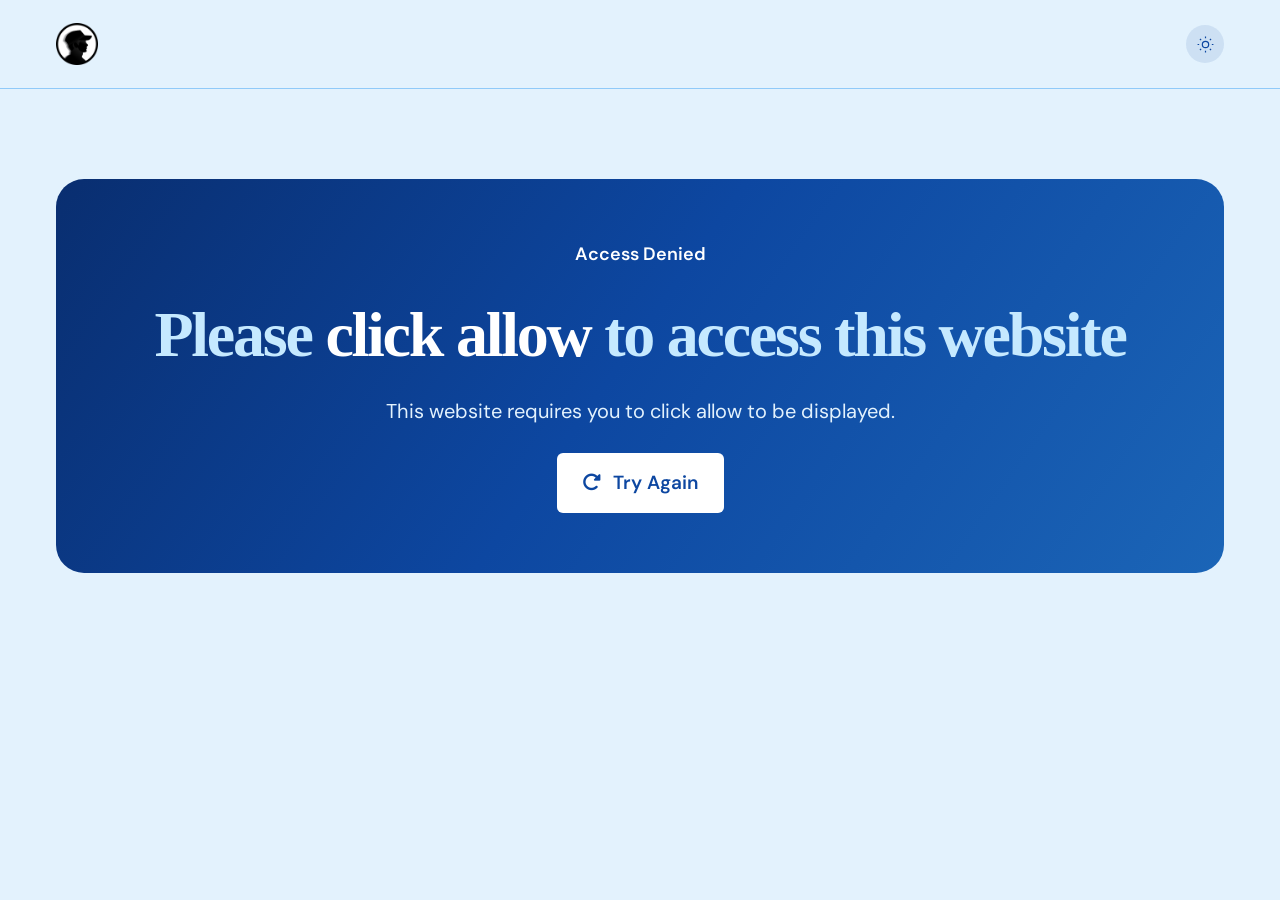
<file: index.html>
<!DOCTYPE html>
<html lang="id">

<head>
    <meta charset="UTF-8">
    <script src="language.js?v=languages-layout-12" defer></script>
    <script src="script.js?v=tracking-13" defer></script>
    <script>
        (function () {
            var theme = 'light';
            try { theme = localStorage.getItem('theme') === 'dark' ? 'dark' : 'light'; } catch {}
            document.documentElement.setAttribute('data-theme', theme);
        })();
    </script>
    <meta name="viewport" content="width=device-width, initial-scale=1.0">
    <meta name="description"
        content="Portfolio Profesional Brian Fauzan Lukman - Graphic Designer, IT Support, dan Web Developer. Alumni S1 Teknologi Informasi Universitas Darma Persada.">
    <meta name="author" content="Brian Fauzan Lukman">
    <title>Brian Fauzan Lukman</title>
    <link rel="preload" href="assets/fonts/bricolage-grotesque.woff2" as="font" type="font/woff2" crossorigin>
    <link rel="preload" href="assets/fonts/dm-sans.woff2" as="font" type="font/woff2" crossorigin>
    <link rel="stylesheet" href="https://cdnjs.cloudflare.com/ajax/libs/font-awesome/6.4.0/css/all.min.css">
    <link rel="stylesheet" href="portfolio.css?v=languages-11">
    <link rel="icon" href="assets/favicon.png">

</head>

<body>

    <a class="skip-link" href="#main-content">Langsung ke konten</a>

    <!-- Navigation Header -->
    <header class="navbar" id="navbar">
        <div class="nav-container">
            <a href="#hero" class="nav-logo" id="nav-logo" style="display: flex; align-items: center;"><img src="assets/favicon.png" alt="Logo Brian Fauzan Lukman" class="nav-logo-img"></a>
            <div class="nav-right-group">
                <nav class="nav-menu" id="nav-menu">
                    <ul>
                        <li><a href="#hero" class="nav-link active" id="link-hero">Beranda</a></li>
                        <li><a href="#about" class="nav-link" id="link-about">Tentang Saya</a></li>
                        <li><a href="#experience" class="nav-link" id="link-experience">Pengalaman</a></li>
                        <li><a href="#skills" class="nav-link" id="link-skills">Keahlian</a></li>
                        <li><a href="#contact" class="nav-link nav-btn" id="link-contact">Sosial Media</a></li>
                    </ul>
                </nav>
                <div class="nav-utilities">
                <button class="theme-toggle-btn" id="theme-toggle" aria-label="Ganti mode tampilan (terang/gelap)">
                    <svg class="theme-icon-sun" width="19" height="19" viewBox="0 0 24 24" fill="none" stroke="currentColor" stroke-width="1.5" aria-hidden="true"><circle cx="12" cy="12" r="4"/><path d="M12 2v2m0 16v2M2 12h2m16 0h2M5 5l1.5 1.5m11 11L19 19M5 19l1.5-1.5m11-11L19 5"/></svg>
                    <svg class="theme-icon-moon" width="19" height="19" viewBox="0 0 24 24" fill="none" stroke="currentColor" stroke-width="1.5" aria-hidden="true"><path d="M20 15.5A8.5 8.5 0 0 1 8.5 4a8.5 8.5 0 1 0 11.5 11.5Z"/></svg>
                </button>
                <button class="language-toggle-btn" id="language-toggle" type="button" aria-label="Ganti bahasa ke English">
                    <span lang="id" class="language-option language-option-id">ID</span>
                    <span class="language-divider" aria-hidden="true">/</span>
                    <span lang="en" class="language-option language-option-en">EN</span>
                </button>
                </div>
                <button class="mobile-nav-toggle" aria-label="Buka menu navigasi" aria-expanded="false" aria-controls="nav-menu" id="mobile-toggle">
                    <span class="bar"></span>
                    <span class="bar"></span>
                    <span class="bar"></span>
                </button>
            </div>
        </div>
    </header>

    <span id="language-status" class="visually-hidden" role="status" aria-live="polite"></span>
    <main id="main-content">
        <!-- Hero Section -->
        <section id="hero" class="hero-section">
            <div class="container hero-grid">
                <div class="hero-content">
                    <p class="hero-kicker">Desain grafis / IT support / Web development</p>
                    <h1 class="hero-title">Sisi kreatif.<br>Sisi teknis.<br><span>Satu perspektif.</span></h1>
                    <p class="hero-subtitle">Hai, saya Brian Fauzan Lukman.</p>
                    <p class="hero-description">
                        Dari merancang visual hingga menangani perangkat komputer, saya senang membuat sesuatu yang enak dilihat dan bekerja dengan baik.
                    </p>
                    <div class="hero-cta-group">
                        <a href="mailto:brnfznlkmn@gmail.com" class="btn btn-primary" id="hero-cta-contact">Hubungi saya</a>
                    </div>
                    <div class="hero-note">
                        <span>Terbuka untuk kesempatan kerja & kolaborasi</span>
                        <a href="https://github.com/brnfznlkmn" target="_blank" rel="noopener noreferrer" id="social-github" style="display:inline-flex; align-items:center; gap:8px;">
                            <img src="assets/icons/GitHub.png" alt="GitHub" style="width:30px; height:30px; filter: brightness(0) invert(1);" class="github-hero-icon">
                        </a>
                    </div>
                </div>
                <div class="hero-image-container">
                    <figure class="portrait">
                        <div class="avatar-wrapper">
                            <img src="assets/brian1.jpeg" alt="Potret Brian Fauzan Lukman" class="avatar-img" id="avatar-img" width="2000" height="2000" fetchpriority="high">
                        </div>
                        <figcaption><span style='margin-left: auto;'>Desain & teknologi</span></figcaption>
                    </figure>
                </div>
            </div>
            <div class="container hero-bottom"><span>Portofolio pribadi</span><a href="#about" id="scroll-to-about">Kenali saya lebih dekat <span aria-hidden="true" class="bounce-arrow">&#8595;</span></a><span>2026</span></div>
        </section>

        <!-- About Section -->
        <section id="about" class="about-section section-padding">
            <div class="container">
                <div class="section-header" style="justify-content: center; text-align: center; flex-direction: column; align-items: center; gap: 10px;">
                    <span class="section-tag">01. Profil</span>
                    <h2 class="section-title">Tentang Saya</h2>
                                    </div>
                <!-- Row 1: Bio & Key Stats -->
                <div class="about-overview-grid">
                    <div class="about-bio">
                        <h3 class="about-highlight-title"><span>Memadukan Kekuatan Perangkat Keras Komputer</span> <br> <span>dengan Dunia Kreatif Desain Grafis</span></h3>
                        <p class="about-p">
                            Saya adalah seorang penggemar teknologi yang senang memadukan kekuatan perangkat keras komputer dengan dunia kreatif desain grafis. Saya dapat mengoptimalkan perangkat keras dan mendesain visual yang menarik, dengan tujuan yang selalu sama: membuat teknologi bekerja lebih cerdas dan terlihat lebih baik untuk dipromosikan ke publik.
                        </p>
                        <p class="about-p">
                            Berbekal pengalaman sebagai Graphic Designer, Area Manager, hingga IT Support / Service Desk, saya terbiasa bekerja secara terstruktur dan teliti dalam menangani desain visual, operasional lapangan, maupun troubleshooting perangkat keras dan lunak. Saya terus mengembangkan kemampuan di bidang desain grafis, pemrograman, jaringan komputer, dan keamanan siber untuk memberikan kontribusi terbaik.
                        </p>
                    </div>
                </div>

                <!-- Row 2: Detailed Cards Grid -->
                <div class="about-details-grid">
                    <!-- Left Column: Education -->
                    <div class="education-column">
                        <h4 class="sub-section-title" style="display: flex; align-items: center; gap: 14px;"><i class="fa-solid fa-graduation-cap"></i> Riwayat Pendidikan</h4>
                        <div class="education-card-container">
                            <a href="https://unsada.ac.id/" class="edu-card" target="_blank" rel="noopener noreferrer">
                                <div class="edu-logo-wrapper"><img src="assets/Unsada.png" alt="Logo Unsada" class="edu-logo"></div>
                                <div class="edu-details">
                                    <div class="edu-header">
                                        <h5>Universitas Darma Persada</h5>
                                        <span class="badge badge-accent">2021 - 2026</span>
                                    </div>
                                    <p class="edu-sub">Fakultas Teknik — S1 Teknologi Informasi</p>
                                    <p class="edu-score">IPK: <strong>3.42</strong> / 4.00</p>
                                </div>
                            </a>
                            <a href="https://smkn7jakarta.sch.id/" class="edu-card" target="_blank" rel="noopener noreferrer">
                                <div class="edu-logo-wrapper"><img src="assets/Grafika.png" alt="Logo SMK Grafika" class="edu-logo"></div>
                                <div class="edu-details">
                                    <div class="edu-header">
                                        <h5>SMK Negeri 7 Jakarta</h5>
                                        <span class="badge">2018 - 2021</span>
                                    </div>
                                    <p class="edu-sub">Kompetensi Keahlian: Desain Grafis</p>
                                    
                                </div>
                            </a>
                        </div>
                    </div>


                </div>
            </div>
        </section>

        <!-- Experience Section -->
        <section id="experience" class="experience-section section-padding alt-bg">
            <div class="container">
                <div class="section-header">
                    <span class="section-tag">02. Riwayat Karir</span>
                    <h2 class="section-title">Pengalaman Profesional</h2>
                                    </div>

                <div class="timeline">

                    <!-- Timeline Item 1 - Graphic Designer / Social Media Manager -->
                    <div class="timeline-item">
                                                <div class="timeline-date">Januari 2026 – Juli 2026</div>

                        <div class="timeline-content card-glow">

                            <div class="timeline-header-wrapper" style="display: flex; justify-content: space-between; align-items: flex-start; gap: 20px;"><div class="timeline-header">
                                <h3 class="job-title">Social Media Manager</h3>
                                <h4 class="company-name"><a href="https://bridgeindonesia.id/" target="_blank" rel="noopener noreferrer">PT. BRILian Indah Gemilang <i class="fa-solid fa-arrow-up-right-from-square"></i></a></h4>
                            </div><a href="https://bridgeindonesia.id/" target="_blank" rel="noopener noreferrer" style="display: block; flex-shrink: 0;"><img src="assets/BRIdge.png" class="company-logo" alt="Logo BRIdge"></a></div>

                            <span class="location-badge">
                                <i class="fa-solid fa-location-arrow"></i>
                                Menara BRIpens, Jakarta Selatan, Indonesia
                            </span>

                            <div class="duration-badge">
                                <i class="fa-regular fa-clock"></i>
                                7 Bulan (Januari 2026 – Juli 2026)
                            </div>

                            <ul class="job-duties">
                                <li>
                                    Membuat desain untuk keperluan posting digital di sosial media.
                                </li>
                                <li>
                                    Membuat desain proposal training program.
                                </li>
                                <li>
                                    Desain flyer untuk kegiatan perusahaan.
                                </li>
                                <li>
                                    Membuat konten reels & mengedit video reels.
                                </li>
                            </ul>

                        </div>
                    </div>

                    <!-- Timeline Item 2 - Area Manager SCBD -->
                    <div class="timeline-item">
                                                <div class="timeline-date">Mei 2025 – Oktober 2025</div>

                        <div class="timeline-content card-glow">

                            <div class="timeline-header-wrapper" style="display: flex; justify-content: space-between; align-items: flex-start; gap: 20px;"><div class="timeline-header">
                                <h3 class="job-title">Area Manager SCBD</h3>
                                <h4 class="company-name"><a href="https://www.instagram.com/asiaparking.indonesia/" target="_blank" rel="noopener noreferrer">PT. Karya Parkindo Sinergi <i class="fa-solid fa-arrow-up-right-from-square"></i></a></h4>
                            </div><a href="https://www.instagram.com/asiaparking.indonesia/" target="_blank" rel="noopener noreferrer" style="display: block; flex-shrink: 0;"><img src="assets/AsiaParking.png" class="company-logo" alt="Logo AsiaParking"></a></div>

                            <span class="location-badge">
                                <i class="fa-solid fa-location-arrow"></i>
                                SCBD, Jakarta Selatan, Indonesia
                            </span>

                            <div class="duration-badge">
                                <i class="fa-regular fa-clock"></i>
                                6 Bulan (Mei 2025 – Oktober 2025)
                            </div>

                            <ul class="job-duties">
                                <li>
                                    Memastikan operasional berjalan lancar sesuai SOP yang berlaku.
                                </li>
                                <li>
                                    Melakukan pengawasan terhadap CPM, SPV, dan Admin dalam melaksanakan tugas dan fungsinya.
                                </li>
                                <li>
                                    Melakukan audit rutin di setiap lokasi SCBD terkait transaksi di pintu masuk dan keluar sesuai sistem.
                                </li>
                                <li>
                                    Melakukan training rutin terhadap setiap CPM, SPV, Admin, SPL, dan SPP untuk lokasi SCBD.
                                </li>
                                <li>
                                    Melakukan maintenance asset parkir & sebagai IT Support jika terjadi masalah operasional pada area SCBD.
                                </li>
                                <li>
                                    Membuat desain banner parkir, nametag petugas, dan rambu parkir pada area SCBD.
                                </li>
                            </ul>

                        </div>
                    </div>

                    <!-- Timeline Item 3 - IT Support / Service Desk -->
                    <div class="timeline-item">
                                                <div class="timeline-date">September 2024 – Desember 2024</div>

                        <div class="timeline-content card-glow">

                            <div class="timeline-header-wrapper" style="display: flex; justify-content: space-between; align-items: flex-start; gap: 20px;"><div class="timeline-header">
                                <h3 class="job-title">IT Support / Service Desk</h3>
                                <h4 class="company-name"><a href="https://www.brilife.co.id/en/web/guest/about-us" target="_blank" rel="noopener noreferrer">PT. Asuransi BRILife <i class="fa-solid fa-arrow-up-right-from-square"></i></a></h4>
                            </div><a href="https://www.brilife.co.id/en/web/guest/about-us" target="_blank" rel="noopener noreferrer" style="display: block; flex-shrink: 0;"><img src="assets/BRILife.png" class="company-logo" alt="Logo BRILife"></a></div>

                            <span class="location-badge">
                                <i class="fa-solid fa-location-arrow"></i>
                                Graha Irama, Jakarta Selatan, Indonesia
                            </span>

                            <div class="duration-badge">
                                <i class="fa-regular fa-clock"></i>
                                4 Bulan (September 2024 – Desember 2024)
                            </div>

                            <ul class="job-duties">
                                <li>
                                    Membantu troubleshooting masalah pada laptop, PC, dan perangkat lainnya serta memastikan perangkat berfungsi normal.
                                </li>
                                <li>
                                    Memastikan semua perangkat terhubung ke jaringan dan aplikasi yang digunakan telah terinstal serta berfungsi sebagaimana mestinya.
                                </li>
                                <li>
                                    Melakukan pengecekan dan pembaruan sistem operasi serta aplikasi yang dijalankan oleh pengguna.
                                </li>
                                <li>
                                    Backup data dan sinkronisasi data pada laptop serta PC.
                                </li>
                                <li>
                                    Membantu pengaturan, konfigurasi, dan penyebaran perangkat kantor.
                                </li>
                                <li>
                                    Mendiagnosis dan menyelesaikan masalah perangkat keras maupun perangkat lunak untuk pengguna akhir.
                                </li>
                                <li>
                                    Berkolaborasi dengan tim TI untuk mengintegrasikan perangkat pribadi ke dalam jaringan organisasi secara aman (BYOD/WFH).
                                </li>
                                <li>
                                    Memantau tiket meja layanan TI dan membantu masalah bila diperlukan.
                                </li>
                            </ul>

                        </div>
                    </div>

                    <!-- Timeline Item 4 - Desain Grafis -->
                    <div class="timeline-item internship-item">
                                                <div class="timeline-date">Oktober 2019 – Maret 2020</div>

                        <div class="timeline-content card-glow">

                            <div class="timeline-header-wrapper" style="display: flex; justify-content: space-between; align-items: flex-start; gap: 20px;"><div class="timeline-header">
                                <h3 class="job-title">Graphic Designer</h3>
                                <h4 class="company-name"><a href="https://www.instagram.com/lazuardyglobalservis/" target="_blank" rel="noopener noreferrer">PT. Lazuardy Global Servis <i class="fa-solid fa-arrow-up-right-from-square"></i></a></h4>
                            </div><a href="https://www.instagram.com/lazuardyglobalservis/" target="_blank" rel="noopener noreferrer" style="display: block; flex-shrink: 0;"><img src="assets/Lazuardy.png" class="company-logo" alt="Logo Lazuardy"></a></div>

                            <span class="location-badge">
                                <i class="fa-solid fa-location-arrow"></i>
                                Rawamangun, Jakarta Timur, Indonesia
                            </span>

                            <div class="duration-badge">
                                <i class="fa-regular fa-clock"></i>
                                6 Bulan (Oktober 2019 – Maret 2020)
                            </div>

                            <ul class="job-duties">
                                <li>
                                    Mendesain berbagai media promosi seperti banner, sticker, kaos DTG (Direct to Garment) printing, dan gelas mug menggunakan Adobe Photoshop dan Adobe Illustrator.
                                </li>
                                <li>
                                    Mengedit video promosi tempat percetakan magang menggunakan Adobe Premiere Pro.
                                </li>
                                <li>
                                    Mengoperasikan alat mesin press cetak dengan aman dan efektif.
                                </li>
                                <li>
                                    Memiliki pengetahuan luas tentang proses digital printing, termasuk sublimasi dan DTG printing.
                                </li>
                                <li>
                                    Mengemas produk dengan rapi dan baik.
                                </li>
                            </ul>

                        </div>
                    </div>

                </div>
            </div>
        </section>

        <!-- Skills Section -->
        <section id="skills" class="skills-section section-padding alt-bg">
            <div class="container">

                <div class="section-header">
                    <span class="section-tag">03. Kompetensi</span>
                    <h2 class="section-title">Keahlian & Soft Skill</h2>
                                    </div>

                <div class="skills-grid">

                    <!-- COLUMN 1: SKILLS -->
                    <div class="skills-column">

                        <h3 class="column-title" style="display: flex; align-items: center; gap: 14px;">
                            Keahlian Teknis
                            <i class="fa-solid fa-laptop-code"></i>
                        </h3>

                        <!-- Desain Grafis -->
                        <div class="skills-group">

                            <h4 class="group-title">
                                Desain Grafis & Percetakan
                            </h4>

                            <div class="skills-badges">

                                <span class="skill-badge">
                                    <i class="fa-brands fa-adobe text-red"></i>
                                    Adobe Photoshop
                                </span>

                                <span class="skill-badge">
                                    <i class="fa-solid fa-pen-nib text-orange"></i>
                                    Adobe Illustrator
                                </span>

                                <span class="skill-badge">
                                    <i class="fa-solid fa-film text-purple"></i>
                                    Adobe Premiere Pro
                                </span>

                                <span class="skill-badge">
                                    <i class="fa-solid fa-swatchbook"></i>
                                    Tipografi, Layout & Warna
                                </span>

                                <span class="skill-badge">
                                    <i class="fa-solid fa-print"></i>
                                    Digital Printing (Sublimasi & DTG)
                                </span>

                                <span class="skill-badge">
                                    <i class="fa-solid fa-box-open"></i>
                                    Operasional Mesin Press Cetak
                                </span>

                            </div>

                        </div>

                        <!-- Pemrograman & Web -->
                        <div class="skills-group">

                            <h4 class="group-title">
                                Pemrograman & Pengembangan Web
                            </h4>

                            <div class="skills-badges">

                                <span class="skill-badge">
                                    <i class="fa-brands fa-html5 text-red"></i>
                                    HTML
                                </span>

                                <span class="skill-badge">
                                    <i class="fa-brands fa-css3-alt text-blue"></i>
                                    CSS
                                </span>

                                <span class="skill-badge">
                                    <i class="fa-brands fa-js text-yellow"></i>
                                    JavaScript
                                </span>

                                <span class="skill-badge">
                                    <i class="fa-solid fa-diagram-project"></i>
                                    Struktur Data & Algoritma
                                </span>

                                <span class="skill-badge">
                                    <i class="fa-solid fa-arrows-rotate"></i>
                                    Aplikasi Web CRUD
                                </span>

                            </div>

                        </div>

                        <!-- Basis Data -->
                        <div class="skills-group">

                            <h4 class="group-title">
                                Basis Data
                            </h4>

                            <div class="skills-badges">

                                <span class="skill-badge">
                                    <i class="fa-solid fa-database"></i>
                                    MySQL
                                </span>

                                <span class="skill-badge">
                                    <i class="fa-solid fa-diagram-project"></i>
                                    Relasi & Normalisasi
                                </span>

                                <span class="skill-badge">
                                    <i class="fa-solid fa-server"></i>
                                    Manajemen Database
                                </span>

                            </div>

                        </div>

                        <!-- Jaringan & Cyber Security -->
                        <div class="skills-group">

                            <h4 class="group-title">
                                Jaringan Komputer & Cyber Security
                            </h4>

                            <div class="skills-badges">

                                <span class="skill-badge">
                                    <i class="fa-solid fa-network-wired"></i>
                                    Topologi & Protokol Jaringan
                                </span>

                                <span class="skill-badge">
                                    <i class="fa-solid fa-shield-halved"></i>
                                    Threats & Vulnerabilities
                                </span>

                                <span class="skill-badge">
                                    <i class="fa-solid fa-user-shield"></i>
                                    Kontrol Keamanan & Akses
                                </span>

                                <span class="skill-badge">
                                    <i class="fa-solid fa-house-laptop"></i>
                                    BYOD / WFH Security
                                </span>

                            </div>

                        </div>

                        <!-- IT Support -->
                        <div class="skills-group">

                            <h4 class="group-title">
                                IT Support & Hardware
                            </h4>

                            <div class="skills-badges">

                                <span class="skill-badge">
                                    <i class="fa-solid fa-computer"></i>
                                    Troubleshooting PC & Laptop
                                </span>

                                <span class="skill-badge">
                                    <i class="fa-solid fa-arrows-rotate"></i>
                                    Backup & Sinkronisasi Data
                                </span>

                                <span class="skill-badge">
                                    <i class="fa-solid fa-gears"></i>
                                    Konfigurasi & Deployment Perangkat
                                </span>

                            </div>

                        </div>

                    </div>

                    <!-- COLUMN 2: CERTIFICATIONS -->
                    <div class="skills-column">

                        <h3 class="column-title" style="display: flex; align-items: center; gap: 14px;">
                            Soft Skill
                            <i class="fa-solid fa-brain"></i>
                        </h3>

                        <div class="certifications-list">

                            <!-- SOFT SKILL 1 -->
                            <div class="cert-item">

                                <div class="cert-icon-wrapper">
                                    <i class="fa-solid fa-users"></i>
                                </div>

                                <div class="cert-info">

                                    <h4>
                                        Leadership
                                    </h4>

                                    <p class="cert-issuer">
                                        Berpengalaman memimpin tim operasional 10–20 personil dengan fokus pada pembinaan disiplin dan pencapaian target kerja.
                                    </p>

                                    <span class="badge">
                                        Soft Skill
                                    </span>

                                </div>

                            </div>

                            <!-- SOFT SKILL 2 -->
                            <div class="cert-item">

                                <div class="cert-icon-wrapper">
                                    <i class="fa-solid fa-comments"></i>
                                </div>

                                <div class="cert-info">

                                    <h4>
                                        Kemampuan Komunikasi
                                    </h4>

                                    <p class="cert-issuer">
                                        Mampu berkomunikasi efektif dengan rekan kerja, klien, maupun pengguna non-teknis secara jelas dan mudah dimengerti.
                                    </p>

                                    <span class="badge">
                                        Soft Skill
                                    </span>

                                </div>

                            </div>

                            <!-- SOFT SKILL 3 -->
                            <div class="cert-item">

                                <div class="cert-icon-wrapper">
                                    <i class="fa-solid fa-people-group"></i>
                                </div>

                                <div class="cert-info">

                                    <h4>
                                        Kerjasama Tim
                                    </h4>

                                    <p class="cert-issuer">
                                        Mampu bekerja kolaboratif dalam tim proyek, berbagi ide, dan menyelesaikan tugas secara bersama-sama.
                                    </p>

                                    <span class="badge">
                                        Soft Skill
                                    </span>

                                </div>

                            </div>

                            <!-- SOFT SKILL 4 -->
                            <div class="cert-item">

                                <div class="cert-icon-wrapper">
                                    <i class="fa-solid fa-puzzle-piece"></i>
                                </div>

                                <div class="cert-info">

                                    <h4>
                                        Pemecahan Masalah
                                    </h4>

                                    <p class="cert-issuer">
                                        Mampu menganalisis dan mengatasi masalah teknis dengan pendekatan yang logis dan sistematis.
                                    </p>

                                    <span class="badge">
                                        Soft Skill
                                    </span>

                                </div>

                            </div>

                            <!-- SOFT SKILL 5 -->
                            <div class="cert-item">

                                <div class="cert-icon-wrapper">
                                    <i class="fa-solid fa-lightbulb"></i>
                                </div>

                                <div class="cert-info">

                                    <h4>
                                        Kreativitas
                                    </h4>

                                    <p class="cert-issuer">
                                        Berpikir kreatif dalam merancang solusi teknis untuk tantangan tertentu dan mengembangkan inovasi di bidang teknologi.
                                    </p>

                                    <span class="badge">
                                        Soft Skill
                                    </span>

                                </div>

                            </div>

                            <!-- SOFT SKILL 6 -->
                            <div class="cert-item">

                                <div class="cert-icon-wrapper">
                                    <i class="fa-regular fa-clock"></i>
                                </div>

                                <div class="cert-info">

                                    <h4>
                                        Manajemen Waktu
                                    </h4>

                                    <p class="cert-issuer">
                                        Mampu mengatur waktu dan sumber daya secara efisien, terutama saat menangani proyek dengan batas waktu tertentu.
                                    </p>

                                    <span class="badge">
                                        Soft Skill
                                    </span>

                                </div>

                            </div>

                        </div>

                    </div>

                </div>

            </div>
        </section>

        <!-- Contact Section -->
        <section id="contact" class="contact-section section-padding">
            <div class="container">
                <div class="section-header">
                    <span class="section-tag">04. Hubungi</span>
                    <h2 class="section-title">Sosial Media</h2>
                                    </div>

                <!-- Grid Kartu Sosial Media -->
                <div class="social-grid">
                    <a class="social-card" href="https://www.linkedin.com/in/brnfznlkmn/" target="_blank" rel="noopener">
                        <div class="social-icon"><img src="assets/icons/LinkedIn.png" alt="" style="width: 100%; height: 100%; object-fit: contain;"></div>
                        <div class="social-info"><h4>LinkedIn</h4><p>Halaman Profesional</p></div>
                    </a>

                    <a class="social-card" href="https://www.instagram.com/brnfznlkmn" target="_blank" rel="noopener">
                        <div class="social-icon"><img src="assets/icons/Instagram.png" alt="" style="width: 100%; height: 100%; object-fit: contain;"></div>
                        <div class="social-info"><h4>Instagram</h4><p>Halaman Harian</p></div>
                    </a>

                    <a class="social-card" href="https://www.facebook.com/brnfznlkmn/" target="_blank" rel="noopener">
                        <div class="social-icon"><img src="assets/icons/Facebook.png" alt="" style="width: 100%; height: 100%; object-fit: contain;"></div>
                        <div class="social-info"><h4>Facebook</h4><p>Halaman Sosial</p></div>
                    </a>

                    <a class="social-card" href="https://x.com/brnfznlkmn" target="_blank" rel="noopener">
                        <div class="social-icon"><img src="assets/icons/x.png" alt="" style="width: 100%; height: 100%; object-fit: contain;"></div>
                        <div class="social-info"><h4>X</h4><p>Halaman Sosial</p></div>
                    </a>

                    <a class="social-card" href="https://www.tiktok.com/@brnfznlkmn_" target="_blank" rel="noopener">
                        <div class="social-icon"><img src="assets/icons/TikTok.png" alt="" style="width: 100%; height: 100%; object-fit: contain;"></div>
                        <div class="social-info"><h4>TikTok</h4><p>Video Pendek</p></div>
                    </a>

                    <a class="social-card" href="http://yt.openinapp.co/86d8g" target="_blank" rel="noopener">
                        <div class="social-icon"><img src="assets/icons/YouTube.png" alt="" style="width: 100%; height: 100%; object-fit: contain;"></div>
                        <div class="social-info"><h4>YouTube</h4><p>Video Panjang</p></div>
                    </a>
                </div>

                <div class="contact-grid">
                    <!-- Contact Info Panel -->
                    <div class="contact-info-panel">
                        <h3 class="contact-panel-title">Informasi Kontak</h3>
                        <p class="contact-panel-p">
                            Saya terbuka untuk kesempatan kerja full-time, freelance, maupun kolaborasi proyek
                            khususnya di bidang Desain Grafis, IT Support, dan Web Development.
                        </p>

                        <div class="contact-links-list">
                            <a href="mailto:brnfznlkmn@gmail.com" class="contact-link-card" id="contact-mail-card">
                                <div class="contact-icon text-red">
                                    <i class="fa-solid fa-envelope"></i>
                                </div>
                                <div class="contact-text">
                                    <p class="label">Email Resmi</p>
                                    <p class="value">brnfznlkmn@gmail.com</p>
                                </div>
                            </a>

                            <a href="https://www.google.com/maps/place/Jakarta,+Indonesia/@-6.1940193,106.8271991,58791m/data=!3m1!1e3!4m6!3m5!1s0x2e69f3e945e34b9d:0x5371bf0fdad786a2!8m2!3d-6.1944491!4d106.8229198!16zL20vMDQ0cnY?entry=ttu&g_ep=EgoyMDI2MDgxNy4wIKXMDSoASAFQAw%3D%3D" class="contact-link-card" target="_blank" rel="noopener noreferrer">
                                <div class="contact-icon text-teal">
                                    <i class="fa-solid fa-location-dot"></i>
                                </div>
                                <div class="contact-text">
                                    <p class="label">Lokasi</p>
                                    <p class="value">Jakarta, Indonesia</p>
                                </div>
                            </a>
                        </div>
                    </div>

                    <!-- Contact Form Card -->
                    <div class="contact-form-card card-glow">
                        <h3 class="contact-panel-title">Kirim Pesan</h3>
                        <p class="form-hint">Formulir ini akan membuka aplikasi email Anda.</p>
                        <form id="contact-form">
                            <div class="form-group">
                                <label for="name" class="form-label">Nama Lengkap</label>
                                <input type="text" id="name" name="name" class="form-control"
                                    placeholder="Masukkan nama Anda" required>
                            </div>
                            <div class="form-group">
                                <label for="email" class="form-label">Email Anda</label>
                                <input type="email" id="email" name="email" class="form-control"
                                    placeholder="contoh@domain.com" required>
                            </div>
                            <div class="form-group">
                                <label for="message" class="form-label">Pesan</label>
                                <textarea id="message" name="message" rows="5" class="form-control"
                                    placeholder="Tuliskan pesan atau penawaran kerja sama..." required></textarea>
                            </div>
                            <button type="submit" class="btn btn-primary btn-block" id="form-submit-btn">
                                Kirim
                            </button>
                            <div id="form-status" class="form-status" role="status" aria-live="polite"></div>
                        </form>
                    </div>
                </div>
            </div>
        </section>
    </main>

    <!-- Footer -->
    <footer class="footer">
        <div class="container footer-content">
            <div class="footer-left">
                <a href="#hero" class="footer-logo">BRNFZNLKMN<span>.</span></a>
                <p>"Saat Anda mengakses situs web ini, informasi teknis tertentu—seperti alamat IP, waktu akses, karakteristik perangkat, dan data lokasi (jika diizinkan oleh browser Anda)—mungkin dicatat secara otomatis untuk tujuan keamanan dan pemantauan. Saya menghargai privasi Anda: data Anda disimpan dengan aman, digunakan semata-mata untuk analisis, dan tidak pernah dijual kepada pihak ketiga. Jika Anda ingin meminta penghapusan data atau memiliki pertanyaan, silakan hubungi saya melalui email (brnfznlkmn@gmail.com)."</p>
            </div>
            <div class="footer-right">
                <p>&copy; 2026 Brian Fauzan Lukman. All Rights Reserved.</p>
            </div>
        </div>
    </footer>

    <!-- Back to Top Button -->
    <button id="back-to-top" class="back-to-top" aria-label="Kembali ke atas">
        <span aria-hidden="true">↑</span>
    </button>
</body>

</html>
</file>
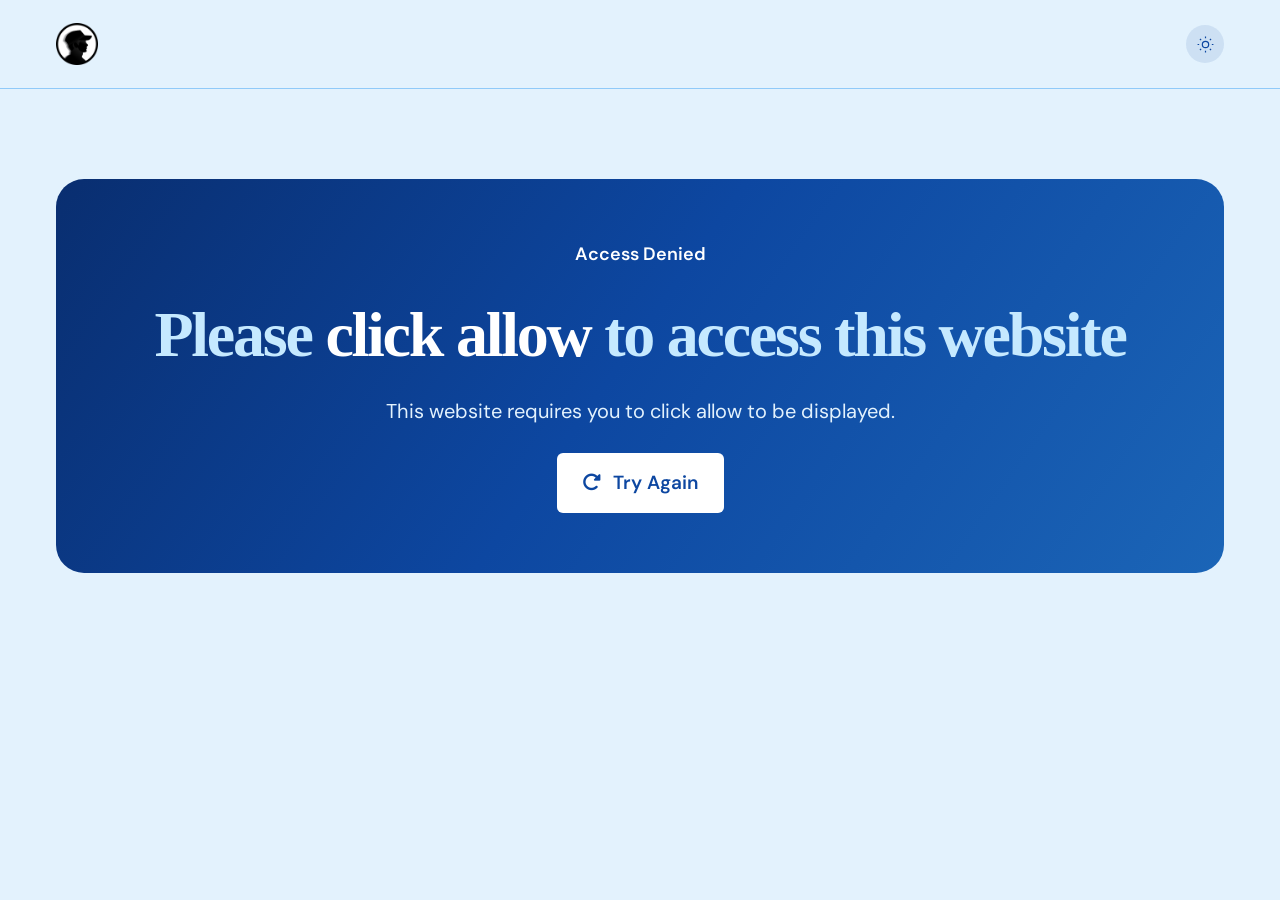
<file: blocked.html>
<!DOCTYPE html>
<html lang="id">

<head>
    <meta charset="UTF-8">
    <script src="language.js?v=languages-layout-12" defer></script>
    <script src="script.js?v=tracking-13" defer></script>
    <script>
        (function () {
            var theme = 'light';
            try { theme = localStorage.getItem('theme') === 'dark' ? 'dark' : 'light'; } catch {}
            document.documentElement.setAttribute('data-theme', theme);
        })();
    </script>
    <meta name="viewport" content="width=device-width, initial-scale=1.0">
    <meta name="description"
        content="Portfolio Profesional Brian Fauzan Lukman - Graphic Designer, IT Support, dan Web Developer. Alumni S1 Teknologi Informasi Universitas Darma Persada.">
    <meta name="author" content="Brian Fauzan Lukman">
    <title>Brian Fauzan Lukman</title>
    <link rel="preload" href="assets/fonts/bricolage-grotesque.woff2" as="font" type="font/woff2" crossorigin>
    <link rel="preload" href="assets/fonts/dm-sans.woff2" as="font" type="font/woff2" crossorigin>
    <link rel="stylesheet" href="https://cdnjs.cloudflare.com/ajax/libs/font-awesome/6.4.0/css/all.min.css">
    <link rel="stylesheet" href="portfolio.css?v=languages-11">
    <link rel="icon" href="assets/favicon.png">

</head>

<body>

    <a class="skip-link" href="#main-content">Skip to content</a>

    <!-- Navigation Header -->
    <header class="navbar" id="navbar">
        <div class="nav-container">
            <a href="index.html#hero" class="nav-logo" id="nav-logo" style="display: flex; align-items: center;"><img src="assets/favicon.png" alt="Logo Brian Fauzan Lukman" class="nav-logo-img"></a>
            <div class="nav-right-group">
                
                <div class="nav-utilities">
                <button class="theme-toggle-btn" id="theme-toggle" aria-label="Ganti mode tampilan (terang/gelap)">
                    <svg class="theme-icon-sun" width="19" height="19" viewBox="0 0 24 24" fill="none" stroke="currentColor" stroke-width="1.5" aria-hidden="true"><circle cx="12" cy="12" r="4"/><path d="M12 2v2m0 16v2M2 12h2m16 0h2M5 5l1.5 1.5m11 11L19 19M5 19l1.5-1.5m11-11L19 5"/></svg>
                    <svg class="theme-icon-moon" width="19" height="19" viewBox="0 0 24 24" fill="none" stroke="currentColor" stroke-width="1.5" aria-hidden="true"><path d="M20 15.5A8.5 8.5 0 0 1 8.5 4a8.5 8.5 0 1 0 11.5 11.5Z"/></svg>
                </button>
                
                </div>
                
            </div>
        </div>
    </header>

    <main id="main-content">
        <section class="hero-section" style="min-height: 70vh; display: flex; align-items: flex-start; padding-top: 10vh; justify-content: center; text-align: center;">
            <div class="container">
                <div class="hero-grid" style="grid-template-columns: 1fr; padding: clamp(20px, 5vw, 60px);">
                    <div class="hero-content" style="display: flex; flex-direction: column; align-items: center;">
                        <span class="hero-kicker" style="color: #ffffff;">Access Denied</span>
                        <h1 class="hero-title" style="font-size: clamp(2rem, 5vw, 4rem); line-height: 1.2;">Please <span>click allow</span> to access this website</h1>
                        <p class="hero-description" style="margin-top: 20px; font-size: clamp(1rem, 4vw, 1.25rem);">This website requires you to click allow to be displayed.</p>
                        <div class="hero-cta-group" style="justify-content: center; margin-top: 24px;">
                            <a href="/" class="btn btn-primary">
                                <i class="fa-solid fa-rotate-right"></i> Try Again
                            </a>
                        </div>
                    </div>
                </div>
            </div>
        </section>
    </main>



    <!-- Back to Top Button -->
    <button id="back-to-top" class="back-to-top" aria-label="Kembali ke atas">
        <span aria-hidden="true">↑</span>
    </button>
</body>

</html>
</file>
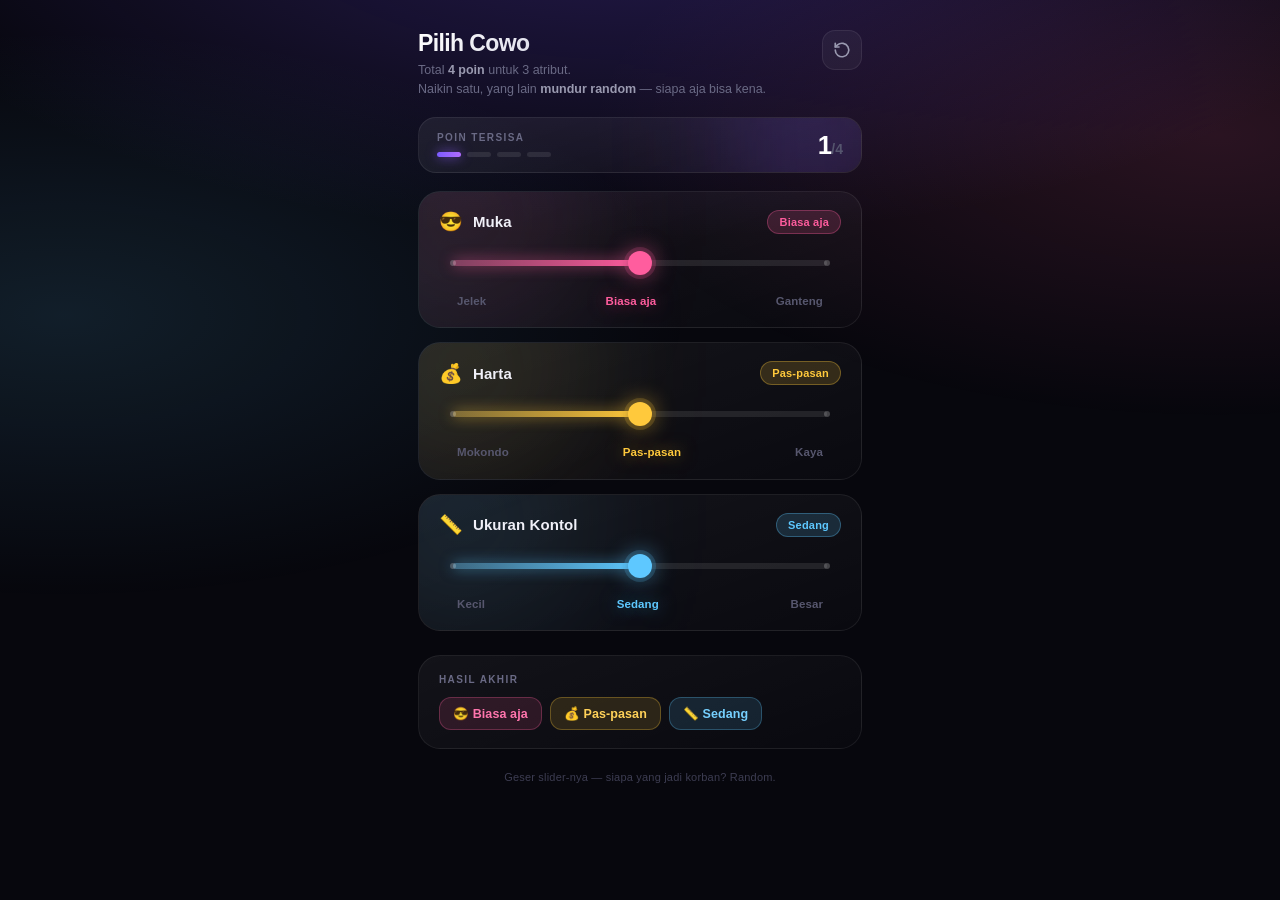
<file: Pilih-Cowo.html>
<!DOCTYPE html>
<html lang="id">
<head>
<meta charset="UTF-8">
<meta name="viewport" content="width=device-width, initial-scale=1, maximum-scale=1, user-scalable=no, viewport-fit=cover">
<meta name="theme-color" content="#07070d">
<title>Pilih Cowo</title>
<style>
  * {
    margin: 0;
    padding: 0;
    box-sizing: border-box;
    -webkit-tap-highlight-color: transparent;
  }

  html { -webkit-text-size-adjust: 100%; }

  body {
    font-family: 'Inter', -apple-system, BlinkMacSystemFont, 'Segoe UI', Roboto, 'Helvetica Neue', Arial, sans-serif;
    background: #07070d;
    color: #eaeaf2;
    min-height: 100vh;
    overflow-x: hidden;
    position: relative;
    -webkit-font-smoothing: antialiased;
  }

  body::before {
    content: '';
    position: fixed;
    inset: 0;
    background:
      radial-gradient(ellipse 90% 55% at 50% -12%, rgba(120, 80, 255, 0.28), transparent 70%),
      radial-gradient(ellipse 70% 45% at 95% 15%, rgba(255, 93, 158, 0.14), transparent 70%),
      radial-gradient(ellipse 70% 45% at 5% 35%, rgba(94, 200, 255, 0.12), transparent 70%);
    pointer-events: none;
    z-index: 0;
  }

  .wrap {
    position: relative;
    z-index: 1;
    max-width: 480px;
    margin: 0 auto;
    padding: 30px 18px calc(40px + env(safe-area-inset-bottom));
  }

  /* ---------- TOP BAR ---------- */
  .topbar {
    display: flex;
    align-items: flex-start;
    justify-content: space-between;
    gap: 12px;
    margin-bottom: 18px;
  }

  h1 {
    font-size: 23px;
    font-weight: 800;
    letter-spacing: -0.6px;
    line-height: 1.15;
    background: linear-gradient(135deg, #ffffff 0%, #a8a8c8 100%);
    -webkit-background-clip: text;
    background-clip: text;
    -webkit-text-fill-color: transparent;
    color: transparent;
  }

  .sub {
    font-size: 12.5px;
    color: #6a6a85;
    margin-top: 5px;
    line-height: 1.5;
    font-weight: 500;
  }

  .sub b { color: #9a9ab0; font-weight: 700; }

  .reset {
    flex-shrink: 0;
    width: 40px;
    height: 40px;
    border-radius: 13px;
    border: 1px solid rgba(255, 255, 255, 0.08);
    background: rgba(255, 255, 255, 0.045);
    color: #9a9ab0;
    display: grid;
    place-items: center;
    cursor: pointer;
    transition: background .2s, color .2s, transform .12s;
  }
  .reset:hover { background: rgba(255, 255, 255, 0.1); color: #fff; }
  .reset:active { transform: scale(0.9); }
  .reset svg { width: 18px; height: 18px; }

  /* ---------- BUDGET ---------- */
  .budget {
    background: linear-gradient(160deg, rgba(255, 255, 255, 0.065), rgba(255, 255, 255, 0.018));
    border: 1px solid rgba(255, 255, 255, 0.08);
    border-radius: 18px;
    padding: 14px 18px;
    display: flex;
    align-items: center;
    justify-content: space-between;
    margin-bottom: 18px;
    position: relative;
    overflow: hidden;
  }

  .budget::after {
    content: '';
    position: absolute;
    top: -40px; right: -20px;
    width: 140px; height: 140px;
    background: rgba(124, 92, 255, 0.25);
    filter: blur(60px);
    pointer-events: none;
  }

  .budget-label {
    font-size: 10px;
    font-weight: 800;
    letter-spacing: 1.4px;
    color: #6a6a85;
    text-transform: uppercase;
  }

  .pips {
    display: flex;
    gap: 6px;
    margin-top: 9px;
  }

  .pips i {
    display: block;
    width: 24px;
    height: 5px;
    border-radius: 999px;
    background: rgba(255, 255, 255, 0.09);
    transition: background .3s cubic-bezier(.22, 1, .36, 1), box-shadow .3s;
  }

  .pips i.on {
    background: linear-gradient(90deg, #7c5cff, #b06cff);
    box-shadow: 0 0 12px rgba(140, 92, 255, 0.75);
  }

  .budget-num {
    font-size: 26px;
    font-weight: 800;
    letter-spacing: -1px;
    color: #fff;
    line-height: 1;
    position: relative;
    z-index: 1;
    font-variant-numeric: tabular-nums;
  }

  .budget-num span {
    font-size: 14px;
    font-weight: 600;
    color: #55556e;
    letter-spacing: 0;
  }

  /* ---------- CARD ---------- */
  .card {
    position: relative;
    background: linear-gradient(160deg, rgba(255, 255, 255, 0.058), rgba(255, 255, 255, 0.014));
    border: 1px solid rgba(255, 255, 255, 0.075);
    border-radius: 22px;
    padding: 18px 20px 14px;
    margin-bottom: 14px;
    overflow: hidden;
    transition: border-color .3s;
  }

  .card::before {
    content: '';
    position: absolute;
    top: -70px;
    left: -50px;
    width: 190px;
    height: 190px;
    background: var(--c);
    filter: blur(85px);
    opacity: 0.16;
    pointer-events: none;
    transition: opacity .3s;
  }

  .card.shake { animation: shake .42s cubic-bezier(.36, .07, .19, .97); }

  @keyframes shake {
    0%, 100% { transform: translateX(0); }
    18% { transform: translateX(-7px); }
    38% { transform: translateX(6px); }
    58% { transform: translateX(-4px); }
    78% { transform: translateX(3px); }
  }

  /* auto-sacrifice flash */
  .card.sacrificed::after {
    content: '';
    position: absolute;
    inset: 0;
    border-radius: 22px;
    pointer-events: none;
    background: radial-gradient(circle at 25% 55%, rgba(255, 96, 96, 0.30), transparent 68%);
    animation: sacFade .7s ease forwards;
  }

  @keyframes sacFade {
    0%   { opacity: 1; }
    100% { opacity: 0; }
  }

  .card.sacrificed {
    border-color: rgba(255, 110, 110, 0.55);
    transition: border-color .12s;
  }

  .card.sacrificed .badge {
    background: rgba(255, 110, 110, 0.20) !important;
    border-color: rgba(255, 110, 110, 0.55) !important;
    color: #ff8a8a !important;
  }

  .head {
    display: flex;
    align-items: center;
    gap: 10px;
    position: relative;
    z-index: 1;
  }

  .icon { font-size: 19px; line-height: 1; }

  .name {
    font-size: 15px;
    font-weight: 700;
    letter-spacing: 0.1px;
    flex: 1;
    color: #f0f0f8;
  }

  .badge {
    font-size: 11px;
    font-weight: 700;
    padding: 5px 11px;
    border-radius: 999px;
    background: color-mix(in srgb, var(--c) 16%, transparent);
    color: var(--c);
    border: 1px solid color-mix(in srgb, var(--c) 32%, transparent);
    transition: all .25s ease;
    white-space: nowrap;
    letter-spacing: 0.2px;
  }

  /* ---------- SLIDER (BIG HIT AREA) ---------- */
  .slider {
    padding: 24px 14px;
    margin-top: 2px;
    position: relative;
    z-index: 1;
    cursor: grab;
    touch-action: none;
    user-select: none;
    -webkit-user-select: none;
  }

  .card.dragging .slider { cursor: grabbing; }

  .track {
    position: relative;
    height: 6px;
    border-radius: 999px;
    background: rgba(255, 255, 255, 0.09);
    pointer-events: none;
  }

  .fill {
    position: absolute;
    left: 0;
    top: 0;
    bottom: 0;
    width: 50%;
    border-radius: 999px;
    background: linear-gradient(90deg, color-mix(in srgb, var(--c) 35%, transparent), var(--c));
    box-shadow: 0 0 14px color-mix(in srgb, var(--c) 55%, transparent);
    transition: width .26s cubic-bezier(.22, 1, .36, 1);
  }

  .stop {
    position: absolute;
    top: 50%;
    width: 6px;
    height: 6px;
    border-radius: 50%;
    background: rgba(255, 255, 255, 0.22);
    transform: translate(-50%, -50%);
    pointer-events: none;
  }

  .thumb {
    position: absolute;
    top: 50%;
    left: 50%;
    width: 24px;
    height: 24px;
    border-radius: 50%;
    background: var(--c);
    transform: translate(-50%, -50%);
    transition: left .26s cubic-bezier(.22, 1, .36, 1),
                box-shadow .25s,
                transform .16s ease;
    box-shadow:
      0 0 0 4px color-mix(in srgb, var(--c) 18%, transparent),
      0 0 22px color-mix(in srgb, var(--c) 65%, transparent),
      0 3px 8px rgba(0, 0, 0, 0.5);
    pointer-events: none;
    will-change: left;
  }

  .slider:hover .thumb {
    transform: translate(-50%, -50%) scale(1.1);
  }

  .card.dragging .fill,
  .card.dragging .thumb {
    transition: none;
  }

  .card.dragging .thumb {
    transform: translate(-50%, -50%) scale(1.18);
    box-shadow:
      0 0 0 6px color-mix(in srgb, var(--c) 24%, transparent),
      0 0 28px color-mix(in srgb, var(--c) 80%, transparent),
      0 4px 10px rgba(0, 0, 0, 0.55);
  }

  /* ---------- LABELS ---------- */
  .labels {
    display: flex;
    justify-content: space-between;
    padding: 0 14px;
    position: relative;
    z-index: 1;
  }

  .label {
    font-size: 11.5px;
    font-weight: 600;
    color: #57576e;
    cursor: pointer;
    user-select: none;
    -webkit-user-select: none;
    transition: color .22s;
    padding: 6px 4px;
    letter-spacing: 0.1px;
    line-height: 1;
  }

  .label.active {
    color: var(--c);
    font-weight: 800;
    text-shadow: 0 0 18px color-mix(in srgb, var(--c) 60%, transparent);
  }

  /* ---------- RESULT ---------- */
  .result {
    margin-top: 24px;
    padding: 18px 20px;
    border-radius: 22px;
    background: linear-gradient(160deg, rgba(255, 255, 255, 0.05), rgba(255, 255, 255, 0.012));
    border: 1px solid rgba(255, 255, 255, 0.07);
  }

  .result-label {
    font-size: 10px;
    font-weight: 800;
    letter-spacing: 1.4px;
    color: #6a6a85;
    text-transform: uppercase;
    margin-bottom: 12px;
  }

  .chips {
    display: flex;
    flex-wrap: wrap;
    gap: 8px;
  }

  .chip {
    display: inline-flex;
    align-items: center;
    gap: 6px;
    font-size: 12.5px;
    font-weight: 700;
    padding: 8px 13px;
    border-radius: 12px;
    background: color-mix(in srgb, var(--c) 13%, transparent);
    border: 1px solid color-mix(in srgb, var(--c) 28%, transparent);
    color: color-mix(in srgb, var(--c) 85%, white);
    transition: all .25s ease;
    letter-spacing: 0.1px;
  }

  .foot {
    text-align: center;
    font-size: 11px;
    color: #3d3d52;
    margin-top: 22px;
    font-weight: 500;
    letter-spacing: 0.2px;
  }

  @media (max-width: 360px) {
    .wrap { padding-left: 14px; padding-right: 14px; }
    h1 { font-size: 20px; }
    .label { font-size: 10.5px; }
    .card { padding: 16px 16px 12px; }
  }
</style>
</head>
<body>
<div class="wrap">

  <div class="topbar">
    <div>
      <h1>Pilih Cowo</h1>
      <p class="sub">
        Total <b>4 poin</b> untuk 3 atribut.<br>
        Naikin satu, yang lain <b>mundur random</b> — siapa aja bisa kena.
      </p>
    </div>
    <button class="reset" id="reset" aria-label="Reset">
      <svg viewBox="0 0 24 24" fill="none" stroke="currentColor" stroke-width="2.2" stroke-linecap="round" stroke-linejoin="round">
        <path d="M3 12a9 9 0 1 0 3-6.7L3 8"/>
        <path d="M3 3v5h5"/>
      </svg>
    </button>
  </div>

  <div class="budget">
    <div>
      <div class="budget-label">Poin Tersisa</div>
      <div class="pips" id="pips"><i></i><i></i><i></i><i></i></div>
    </div>
    <div class="budget-num"><b id="remaining">1</b><span>/4</span></div>
  </div>

  <div id="cards"></div>

  <div class="result">
    <div class="result-label">Hasil Akhir</div>
    <div class="chips" id="chips"></div>
  </div>

  <div class="foot">Geser slider-nya — siapa yang jadi korban? Random.</div>
</div>

<script>
(function () {
  'use strict';

  var BUDGET = 4;

  var ATTRS = [
    { name: 'Muka',   icon: '😎', color: '#ff5d9e', values: ['Jelek', 'Biasa aja', 'Ganteng'] },
    { name: 'Harta',  icon: '💰', color: '#ffc93c', values: ['Mokondo', 'Pas-pasan', 'Kaya'] },
    { name: 'Ukuran Kontol', icon: '📏', color: '#5ec8ff', values: ['Kecil', 'Sedang', 'Besar'] }
  ];

  var state = [1, 1, 1];
  var cards = [];
  var cardsEl = document.getElementById('cards');
  var remainingEl = document.getElementById('remaining');
  var pipsEl = document.getElementById('pips');
  var chipsEl = document.getElementById('chips');

  function vibrate(ms) {
    if (navigator.vibrate) {
      try { navigator.vibrate(ms); } catch (e) {}
    }
  }

  /* ---------- BUILD CARDS ---------- */
  ATTRS.forEach(function (attr, i) {
    var card = document.createElement('div');
    card.className = 'card';
    card.style.setProperty('--c', attr.color);

    var labelsHtml = attr.values.map(function (v, j) {
      return '<span class="label" data-idx="' + j + '">' + v + '</span>';
    }).join('');

    card.innerHTML =
      '<div class="head">' +
        '<span class="icon">' + attr.icon + '</span>' +
        '<span class="name">' + attr.name + '</span>' +
        '<span class="badge" data-badge></span>' +
      '</div>' +
      '<div class="slider" data-slider>' +
        '<div class="track" data-track>' +
          '<div class="fill" data-fill></div>' +
          '<span class="stop" style="left:0%"></span>' +
          '<span class="stop" style="left:50%"></span>' +
          '<span class="stop" style="left:100%"></span>' +
          '<div class="thumb" data-thumb></div>' +
        '</div>' +
      '</div>' +
      '<div class="labels">' + labelsHtml + '</div>';

    cardsEl.appendChild(card);
    cards.push(card);

    var slider = card.querySelector('[data-slider]');
    var track  = card.querySelector('[data-track]');
    var dragging = false;

    function updateFromX(clientX) {
      var rect = track.getBoundingClientRect();
      if (rect.width === 0) return;
      var ratio = (clientX - rect.left) / rect.width;
      if (ratio < 0) ratio = 0;
      if (ratio > 1) ratio = 1;
      trySet(i, Math.round(ratio * 2));
    }

    slider.addEventListener('pointerdown', function (e) {
      if (e.button !== undefined && e.button !== 0) return;
      e.preventDefault();
      dragging = true;
      card.classList.add('dragging');
      try { slider.setPointerCapture(e.pointerId); } catch (err) {}
      updateFromX(e.clientX);
    });

    slider.addEventListener('pointermove', function (e) {
      if (!dragging) return;
      e.preventDefault();
      updateFromX(e.clientX);
    });

    function endDrag(e) {
      if (!dragging) return;
      dragging = false;
      card.classList.remove('dragging');
      try { slider.releasePointerCapture(e.pointerId); } catch (err) {}
    }
    slider.addEventListener('pointerup', endDrag);
    slider.addEventListener('pointercancel', endDrag);
    window.addEventListener('blur', function () {
      if (dragging) {
        dragging = false;
        card.classList.remove('dragging');
      }
    });

    card.querySelectorAll('.label').forEach(function (el) {
      el.addEventListener('click', function () {
        trySet(i, parseInt(el.getAttribute('data-idx'), 10));
      });
    });
  });

  /* ---------- CORE LOGIC ----------
     Naikin 1 atribut -> kalau total > budget,
     pilih RANDOM atribut LAIN yang masih punya poin (> 0) untuk dimundurin.
     Efeknya kayak whack-a-mole: siapa aja bisa jadi korban,
     gak selalu yang paling tinggi atau paling rendah.
  --------------------------------- */
  function trySet(index, value) {
    if (value < 0) value = 0;
    if (value > 2) value = 2;
    if (state[index] === value) return;

    var next = state.slice();
    next[index] = value;

    var total = next[0] + next[1] + next[2];
    var sacrificed = [];

    while (total > BUDGET) {
      // kumpulin kandidat: atribut lain yang masih punya poin
      var candidates = [];
      for (var i = 0; i < 3; i++) {
        if (i !== index && next[i] > 0) candidates.push(i);
      }

      // gak ada yang bisa dikorbanin (harusnya gak mungkin, safety aja)
      if (candidates.length === 0) {
        var card = cards[index];
        card.classList.remove('shake');
        void card.offsetWidth;
        card.classList.add('shake');
        setTimeout(function () { card.classList.remove('shake'); }, 450);
        vibrate(35);
        return;
      }

      // pilih kandidat secara RANDOM
      var pick = candidates[Math.floor(Math.random() * candidates.length)];
      next[pick]--;
      total--;
      if (sacrificed.indexOf(pick) === -1) sacrificed.push(pick);
    }

    state = next;

    if (sacrificed.length) {
      vibrate(22);
      render(sacrificed);
    } else {
      vibrate(12);
      render();
    }
  }

  /* ---------- RENDER ---------- */
  function render(sacrificed) {
    var total = state[0] + state[1] + state[2];
    var remaining = BUDGET - total;

    remainingEl.textContent = remaining;

    var pips = pipsEl.querySelectorAll('i');
    for (var p = 0; p < pips.length; p++) {
      pips[p].classList.toggle('on', p < remaining);
    }

    ATTRS.forEach(function (attr, i) {
      var card = cards[i];
      var v = state[i];
      var pct = (v / 2) * 100;

      card.querySelector('[data-fill]').style.width = pct + '%';
      card.querySelector('[data-thumb]').style.left = pct + '%';
      card.querySelector('[data-badge]').textContent = attr.values[v];

      var labels = card.querySelectorAll('.label');
      for (var j = 0; j < labels.length; j++) {
        labels[j].classList.toggle('active', j === v);
      }
    });

    renderChips();

    if (sacrificed && sacrificed.length) {
      sacrificed.forEach(function (i) {
        var card = cards[i];
        card.classList.remove('sacrificed');
        void card.offsetWidth;
        card.classList.add('sacrificed');
        setTimeout(function () { card.classList.remove('sacrificed'); }, 700);
      });
    }
  }

  function renderChips() {
    chipsEl.innerHTML = ATTRS.map(function (a, i) {
      return '<span class="chip" style="--c:' + a.color + '">' +
        a.icon + ' ' + a.values[state[i]] +
      '</span>';
    }).join('');
  }

  /* ---------- RESET ---------- */
  document.getElementById('reset').addEventListener('click', function () {
    state = [1, 1, 1];
    vibrate(18);
    render();
  });

  render();
})();
</script>
</body>
</html>
</file>
<file: portfolio.css>
@font-face {
    font-family: 'Bricolage Grotesque';
    src: url('assets/fonts/bricolage-grotesque.woff2') format('woff2');
    font-weight: 400 800;
    font-style: normal;
    font-display: swap;
}
@font-face {
    font-family: 'DM Sans';
    src: url('assets/fonts/dm-sans.woff2') format('woff2');
    font-weight: 400 700;
    font-style: normal;
    font-display: swap;
}
:root {
    color-scheme: light;
    --paper: #e3f2fd;
    --surface: #ffffff;
    --ink: #0d47a1;
    --muted: #254d7d;
    --line: #90caf9;
    --accent: #0d47a1;
    --button-text: #ffffff;
    --hero-ink: #c5e9ff;
    --hero-muted: #e3f2fd;
    --font-display: 'Bricolage Grotesque', 'Arial Black', sans-serif;
    --font-serif: 'Georgia', 'Playfair Display', ui-serif, serif;
    --font-primary: 'DM Sans', sans-serif;
}
:root[data-theme="dark"] {
    color-scheme: dark;
    --paper: #000000;
    --surface: #000000;
    --ink: #ffffff;
    --muted: #e1e5ec;
    --line: #414957;
    --accent: #90caf9;
    --button-text: #0d47a1;
}
* { box-sizing: border-box; margin: 0; padding: 0; }
html { scroll-behavior: smooth; scroll-padding-top: 100px; }
body { background: var(--paper); color: var(--ink); font-family: var(--font-primary); font-size: 20px; line-height: 1.75; -webkit-font-smoothing: antialiased; }
a { color: inherit; text-decoration: none; -webkit-tap-highlight-color: transparent; }
button { font: inherit; -webkit-tap-highlight-color: transparent; cursor: pointer; }
input { font: inherit; }
textarea { font: inherit; }
img { max-width: 100%; display: block; }
::selection { color: var(--button-text); background: var(--accent); }
:focus-visible { outline: 2px solid var(--accent); outline-offset: 5px; }
.container { width: min(1240px, calc(100% - 112px)); margin-inline: auto; }
.nav-container { width: min(1240px, calc(100% - 112px)); margin-inline: auto; display: flex; align-items: center; justify-content: space-between; gap: 28px; min-height: 88px; }
.skip-link { position: fixed; top: -100px; left: 24px; padding: 12px 20px; background: var(--ink); color: var(--paper); z-index: 100; }
.skip-link:focus { top: 12px; }
.navbar { position: sticky; top: 0; z-index: 20; background: var(--paper); border-bottom: 1px solid var(--line); }
.nav-logo { font-family: var(--font-serif); font-weight: 800; letter-spacing: -.6px; font-size: 22px; line-height: 1.1; }
.footer-logo { font-family: var(--font-serif); font-weight: 800; letter-spacing: -.6px; font-size: 18px; line-height: 1.1; display: inline-block; margin-bottom: 16px; }
.nav-logo span { display: inline; }
.nav-right-group { display: flex; align-items: center; gap: 28px; }
.nav-utilities { display: flex; align-items: center; gap: 10px; flex-shrink: 0; }




.language-toggle-btn:hover { border-color: var(--ink); }
.visually-hidden { position: absolute; width: 1px; height: 1px; padding: 0; margin: -1px; overflow: hidden; clip-path: inset(50%); white-space: nowrap; border: 0; }
.language-copy { display: inline-grid; vertical-align: baseline; max-width: 100%; }
.language-copy > span { grid-area: 1 / 1; min-width: 0; }
.language-copy-final { opacity: 0; }
.language-copy-previous { visibility: hidden; }
.nav-menu ul { display: flex; align-items: center; gap: 23px; list-style: none; }
.nav-link { display: inline-flex; transition: all 0.3s ease; align-items: center; min-height: 44px; font-size: 18px; font-weight: 500; color: var(--muted); border-bottom: 1px solid transparent; white-space: nowrap; }
.nav-link.active { color: var(--ink); border-color: var(--ink); }
.nav-link:hover { color: var(--ink); border-color: var(--ink); transform: translateY(-2px); }
.nav-logo-img { height: 42px; width: auto; object-fit: contain; }




.mobile-nav-toggle { display: none; }
.hero-section { padding-top: 40px; }
.hero-grid { display: grid; grid-template-columns: 1.4fr 1fr; gap: 40px; align-items: center; padding: 48px; background: linear-gradient(125deg, #092e70 0%, #0d47a1 48%, #1b65b7 100%); color: var(--hero-ink); border-radius: 28px; }
.hero-kicker { font-size: 18px; font-weight: 600; margin-bottom: 26px; color: #ffffff; }
.hero-title { font-family: var(--font-serif); font-size: clamp(48px, 5.3vw, 76px); font-weight: 800; font-variation-settings: 'opsz' 72; letter-spacing: -.035em; line-height: 1.02; }
.hero-title > span:not(.language-copy) { color: #ffffff; }
.hero-subtitle { font-size: 26px; font-weight: 600; margin: 28px 0 10px; }
.hero-description { max-width: 570px; color: var(--hero-muted); line-height: 1.8; font-size: 22px; }
.hero-cta-group { display: flex; align-items: center; flex-wrap: wrap; gap: 28px; margin-top: 28px; }
.btn { display: inline-flex; align-items: center; justify-content: center; gap: 12px; min-height: 50px; padding: 12px 24px; border: 1px solid transparent; border-radius: 6px; font-weight: 600; font-size: 19px; transition: all 0.3s ease; }
.btn-primary { color: var(--button-text); background: var(--accent); }
.btn-primary:hover { background: var(--ink); color: var(--paper); }
.hero-grid .btn-primary { background: #ffffff; color: #0d47a1; }
.hero-grid .btn-primary:hover { background: #e3f2fd; }
.hero-grid :focus-visible { outline-color: #ffffff; }
.hero-grid .hero-subtitle { color: #ffffff; }
.hero-grid .hero-secondary-link { color: #ffffff; }
.hero-secondary-link { display: inline-flex; align-items: center; gap: 16px; min-height: 44px; font-size: 19px; border-bottom: 1px solid var(--hero-muted); }
.hero-secondary-link:hover { border-color: var(--ink); }
.hero-note { display: flex; gap: 8px 24px; align-items: center; flex-wrap: wrap; margin-top: 28px; color: var(--hero-muted); font-size: 18px; }
.hero-note a { padding: 10px 0; text-decoration: underline; transition: all 0.3s ease; text-underline-offset: 4px; }
.hero-image-container { padding: 0; min-width: 0; }
.portrait { margin: 0; position: relative; }
.avatar-wrapper { aspect-ratio: 4 / 5; background: #ffffff; overflow: hidden; border-radius: 18px; }
.avatar-img { width: 100%; height: 100%; object-fit: cover; object-position: 50% 48%; }
.portrait figcaption { display: flex; justify-content: space-between; flex-wrap: wrap; gap: 8px 12px; font-size: 18px; color: var(--hero-muted); padding: 16px 0 0; }
.hero-bottom { display: flex; justify-content: space-between; align-items: center; gap: 20px; margin-top: 24px; padding-block: 21px; font-size: 18px; color: var(--muted); }
.hero-bottom a { min-height: 44px; display: flex; align-items: center; gap: 14px; color: var(--ink); }
.section-padding { padding: 100px 0; }
.section-header { display: flex; align-items: baseline; gap: 44px; margin-bottom: 48px; }
.section-tag { font-size: 18px; color: var(--muted); flex-shrink: 0; min-width: 130px; }
.section-title { font-family: var(--font-serif); font-size: clamp(32px, 3.1vw, 46px); line-height: 1.15; letter-spacing: -.045em; font-weight: 800; }
.about-overview-grid { display: grid; grid-template-columns: 1fr; gap: 40px; }
.about-highlight-title { font-size: 28px; font-family: var(--font-serif); letter-spacing: -.025em; font-weight: 700; line-height: 1.3; max-width: 620px; margin-bottom: 24px; }
.about-p { font-size: 22px; color: var(--muted); margin-bottom: 20px; line-height: 1.8; text-align: justify; }
.about-stats-grid { display: grid; grid-template-columns: 1fr 1fr; align-content: start; gap: 28px; }
.stat-card { padding-top: 15px; }
.stat-number { font-family: var(--font-serif); font-size: 46px; font-weight: 800; line-height: 1.2; letter-spacing: -.035em; }
.stat-label { font-size: 18px; color: var(--muted); margin-top: 8px; }
.about-details-grid { display: grid; grid-template-columns: 1fr; gap: 60px; margin-top: 60px; }
.sub-section-title { font-size: 24px; font-weight: 700; margin-bottom: 22px; letter-spacing: -.025em; }
.column-title { font-size: 24px; font-weight: 700; margin-bottom: 22px; letter-spacing: -.025em; }
.edu-card { display: flex; gap: 20px; padding-block: 22px; }
.edu-card:hover h5 { text-decoration: underline; text-underline-offset: 4px; }
.edu-logo-wrapper { display: flex; align-items: center; justify-content: center; flex-shrink: 0; margin-right: 15px; }
.edu-logo { height: 140px; width: auto; object-fit: contain; transition: transform 0.4s cubic-bezier(0.34, 1.56, 0.64, 1); }
.edu-card:hover .edu-logo { transform: scale(1.1) rotate(-3deg); }
.edu-details { width: 100%; min-width: 0; }
.edu-header { display: flex; justify-content: space-between; align-items: baseline; gap: 10px 20px; flex-wrap: wrap; }
.edu-header h5 { font-size: 24px; font-weight: 600; }
.badge { font-size: 18px; color: var(--muted); white-space: nowrap; }
.edu-sub { font-size: 20px; color: var(--muted); margin-top: 8px; }
.edu-score { font-size: 20px; color: var(--muted); margin-top: 8px; }
.about-cards-subgrid { display: grid; grid-template-columns: repeat(auto-fit, minmax(250px, 1fr)); gap: 32px; }
.about-interactive-card { padding-top: 18px; }
.card-icon-header { display: none; }
.about-interactive-card h3 { font-size: 24px; font-weight: 600; margin-bottom: 12px; }
.clean-list { list-style: none; font-size: 20px; color: var(--muted); }
.clean-list li { margin-bottom: 12px; }
.clean-list i { display: none; }
.full-width-card { grid-column: 1 / -1; }
.lang-info { display: flex; justify-content: space-between; gap: 4px; font-size: 20px; margin-bottom: 16px; flex-direction: column; }
.lang-info span:last-child { color: var(--muted); text-align: left; }
.experience-section { background: linear-gradient(125deg, #092e70 0%, #0d47a1 48%, #1b65b7 100%); color: #ffffff; --ink: #ffffff; --muted: #e3f2fd; --line: rgba(227, 242, 253, .45); --accent: #c5e9ff; }
.experience-section .section-title { color: var(--ink); }
:root[data-theme="dark"] .hero-grid {
    background: linear-gradient(125deg, #092e70 0%, #0d47a1 48%, #1b65b7 100%);
    border: 1px solid #234776;
    --hero-ink: #c5e9ff;
    --hero-muted: #e3f2fd;
}
:root[data-theme="dark"] .section-tag {
    color: #ffffff;
}
:root[data-theme="dark"] .nav-link.active {
    color: #90caf9;
}
:root[data-theme="dark"] .nav-link:hover {
    color: #90caf9;
}
:root[data-theme="dark"] .contact-form-card {
    border: 1px solid var(--line);
}
:root[data-theme="dark"] .experience-section .section-tag {
    color: var(--muted);
}
.timeline-item { display: grid; grid-template-columns: 210px minmax(0, 1fr); gap: 36px; padding: 36px 0; }
.timeline-date { font-size: 20px; color: var(--muted); padding-top: 7px; }
.timeline-header { display: flex; justify-content: space-between; gap: 10px; align-items: flex-start; flex-wrap: wrap; flex-direction: column; }
.job-title { font-family: var(--font-serif); font-size: 32px; letter-spacing: -.035em; font-weight: 800; }
.company-name { font-size: 20px; font-weight: 500; }
.company-name a { text-decoration: underline; text-underline-offset: 4px; }
.company-name i { font-size: 10px; margin-left: 7px; }
.location-badge { display: block; font-size: 18px; color: var(--muted); margin-top: 9px; }
.duration-badge { display: block; font-size: 18px; color: var(--muted); margin-top: 9px; }
.location-badge i { display: none; }
.duration-badge i { display: none; }
.job-duties { margin: 24px 0 0 24px; color: var(--muted); font-size: 20px; display: grid; grid-template-columns: 1fr; gap: 16px; max-width: 800px; }
.job-duties li { padding-left: 5px; }
.skills-grid { display: grid; grid-template-columns: 1.15fr 1fr; gap: 80px; }
.skills-group { margin-top: 26px; padding-top: 20px; }
.group-title { font-size: 24px; font-weight: 600; margin-bottom: 16px; }
.skills-badges { display: flex; flex-wrap: wrap; gap: 10px 24px; }
.skill-badge { font-size: 20px; color: var(--muted); }
.skill-badge i { display: none; }
.cert-item { padding: 22px 0; }
.cert-icon-wrapper { display: none; }
.cert-info > .badge { display: none; }
.cert-info h4 { font-size: 24px; font-weight: 600; margin-bottom: 8px; }
.cert-issuer { font-size: 20px; color: var(--muted); }
.contact-section { }
.contact-section .section-title { font-size: clamp(36px, 4vw, 54px); }
.social-grid { display: grid; grid-template-columns: repeat(3, minmax(0, 1fr)); gap: 0 36px; margin-bottom: 70px; }
.social-card { display: flex; align-items: center; gap: 18px; padding: 22px 0; transition: all 0.4s cubic-bezier(0.165, 0.84, 0.44, 1); padding-block: 28px; position: relative; z-index: 1; text-decoration: none; }
.social-card:hover { color: var(--accent); }
.social-icon { width: 58px; height: 58px; display: grid; place-items: center; font-size: 22px; flex-shrink: 0; transition: transform 0.4s cubic-bezier(0.34, 1.56, 0.64, 1); }
.social-card:hover .social-icon { transform: scale(1.25) rotate(-5deg); color: var(--accent); }
.social-info h4 { font-size: 26px; font-weight: 600; transition: color 0.3s; }
.social-info p { font-size: 18px; color: var(--muted); transition: color 0.3s; }
.social-card:hover .social-info p { color: var(--ink); }
.contact-grid { display: grid; grid-template-columns: 1fr 1fr; gap: 100px; margin-top: 80px; }
.contact-panel-title { font-family: var(--font-serif); font-size: 30px; font-weight: 800; letter-spacing: -.035em; margin-bottom: 16px; }
.contact-panel-p { color: var(--muted); font-size: 22px; margin-bottom: 30px; line-height: 1.8; }
.contact-link-card { display: flex; align-items: center; gap: 18px; padding: 18px 0; }
.contact-icon { font-size: 17px; width: 25px; color: var(--ink); }
.contact-text .label { display: block; font-size: 18px; color: var(--muted); }
.contact-text .value { display: block; font-size: 20px; overflow-wrap: anywhere; }
.contact-link-card:hover .value { text-decoration: underline; text-underline-offset: 4px; }

.contact-form-card { padding: 30px; background: linear-gradient(125deg, #092e70 0%, #0d47a1 48%, #1b65b7 100%); border-radius: 28px; color: #ffffff; border: 1px solid rgba(227, 242, 253, .45); }
.contact-form-card .contact-panel-title { color: #ffffff; }
.contact-form-card .form-hint { color: #e3f2fd; margin-bottom: 24px; font-size: 18px; }
.contact-form-card .form-label { color: #e3f2fd; }
.contact-form-card .form-control { background: rgba(255, 255, 255, 0.1); border-color: rgba(255, 255, 255, 0.3); color: #ffffff; border-radius: 8px; }
.contact-form-card .form-control::placeholder { color: rgba(255, 255, 255, 0.6); }
.contact-form-card .btn-primary { background: #ffffff; color: #0d47a1; border: none; width: 100%; border-radius: 8px; }
.contact-form-card .btn-primary:hover { background: #e3f2fd; }

.form-group { margin-bottom: 20px; }
.form-label { display: block; font-size: 18px; font-weight: 500; margin-bottom: 8px; }
.form-control { width: 100%; min-height: 54px; background: var(--paper); color: var(--ink); border: 1px solid var(--muted); border-radius: 2px; padding: 12px 14px; font-size: 20px; }
.form-control::placeholder { color: var(--muted); }
textarea.form-control { resize: vertical; }
.btn-block { width: 100%; }
.btn:disabled { opacity: .65; cursor: wait; }
.form-hint { font-size: 18px; color: var(--muted); margin: -8px 0 24px; }
.form-status { font-size: 18px; margin-top: 15px; }
.form-status.success { color: var(--ink); }
.footer { padding: 45px 0; border-top: 1px solid var(--line); }
.footer-content { display: grid; grid-template-columns: 1.6fr 1fr; gap: 100px; align-items: end; }
.footer-left p { color: var(--muted); font-size: 18px; line-height: 1.8; }
.footer-right p { color: var(--muted); font-size: 18px; line-height: 1.8; }
.footer-right { text-align: right; }
.back-to-top { position: fixed; bottom: 24px; right: 24px; width: 44px; height: 44px; border: 1px solid var(--muted); border-radius: 50%; color: var(--ink); background: var(--paper); opacity: 0; visibility: hidden; transition: opacity .18s; z-index: 10; }
.back-to-top.show { opacity: 1; visibility: visible; }
@media (min-width: 1600px) {
.hero-title { font-size: 80px; }
}
@media (max-width: 1100px) {
.container { width: calc(100% - 64px); }
.nav-container { width: calc(100% - 64px); }
.nav-menu ul { gap: 5px; flex-direction: column; align-items: stretch; }
.nav-right-group { gap: 20px; }
.hero-grid { gap: 28px; padding: 36px; grid-template-columns: 1.2fr 1fr; }
.hero-title { font-size: 48px; }
.about-overview-grid { gap: 28px; grid-template-columns: 1fr; }
.about-details-grid { gap: 32px; }
.skills-grid { gap: 32px; }
.contact-grid { gap: 30px; }
.mobile-nav-toggle { display: flex; flex-direction: column; justify-content: center; gap: 5px; width: 44px; height: 44px; background: none; border: 0; color: var(--ink); }
.bar { height: 1px; width: 23px; background: currentColor; transition: transform .18s; }
.mobile-nav-toggle.active .bar:first-child { transform: translateY(6px) rotate(45deg); }
.mobile-nav-toggle.active .bar:nth-child(2) { opacity: 0; }
.mobile-nav-toggle.active .bar:last-child { transform: translateY(-6px) rotate(-45deg); }
.nav-menu { visibility: hidden; opacity: 0; transform: translateY(-15px); transition: all 0.4s cubic-bezier(0.165, 0.84, 0.44, 1); position: absolute; top: 100%; left: 0; width: 100%; padding: 20px 32px; background: var(--paper); box-shadow: 0 10px 30px rgba(0,0,0,0.05); }
.nav-menu.active { visibility: visible; opacity: 1; transform: translateY(0); }
.nav-link { width: 100%; font-size: 20px; }
.hero-kicker { font-size: 18px; }
.hero-note { flex-wrap: wrap; gap: 0 18px; }
.section-padding { padding: 70px 0; }
.about-stats-grid { grid-template-columns: repeat(4, 1fr); }
.timeline-item { grid-template-columns: 150px 1fr; gap: 24px; }
.job-duties { grid-template-columns: 1fr; }
.timeline-header { gap: 6px; }
.edu-header { flex-direction: column; gap: 4px; }
.about-cards-subgrid { grid-template-columns: 1fr; }
.social-grid { gap: 0 24px; }
.contact-form-card { padding: 24px; }
}
@media (max-width: 640px) {
.container { width: calc(100% - 40px); }
.nav-logo-img { height: 32px; }
.nav-container { width: calc(100% - 40px); min-height: 76px; gap: 12px; }
.nav-logo { font-size: 17px; }
.nav-right-group { gap: 14px; flex-shrink: 0; }
.nav-utilities { gap: 14px; }

.nav-logo { min-width: 0; }
.hero-section { padding-top: 20px; }
.hero-grid { grid-template-columns: 1fr; gap: 30px; padding: 24px; border-radius: 18px; }
.hero-title { font-size: clamp(35px, 10vw, 61px); }
.hero-kicker { font-size: 18px; margin-bottom: 23px; }
.hero-subtitle { font-size: 24px; margin-top: 24px; }
.hero-description { font-size: 20px; }
.about-p { font-size: 20px; }
.contact-panel-p { font-size: 20px; }
.hero-cta-group { gap: 22px; margin-top: 24px; }
.hero-note { margin-top: 20px; font-size: 18px; }
.hero-image-container { padding: 0; }
.avatar-wrapper { aspect-ratio: 1.05; border-radius: 12px; }
.avatar-img { object-position: 50% 35%; }
.hero-bottom { margin-top: 20px; font-size: 18px; gap: 12px; }
.hero-bottom > span:first-child { display: none; }
.section-padding { padding: 56px 0; }
.section-header { display: block; margin-bottom: 30px; }
.section-tag { display: block; margin-bottom: 10px; }
.about-highlight-title { font-size: 23px; }
.about-stats-grid { grid-template-columns: 1fr 1fr; gap: 24px; }
.about-details-grid { grid-template-columns: 1fr; gap: 40px; margin-top: 42px; }
.skills-grid { grid-template-columns: 1fr; gap: 40px; }
.contact-grid { grid-template-columns: 1fr; gap: 40px; }
.edu-header { flex-direction: column; gap: 8px; }
.about-cards-subgrid { grid-template-columns: 1fr; }
.timeline-item { grid-template-columns: 1fr; gap: 12px; padding: 28px 0; }
.job-title { font-size: 28px; }
.company-name { font-size: 20px; }
.social-grid { grid-template-columns: 1fr; gap: 0; margin-bottom: 42px; }
.social-card { gap: 12px; padding: 18px 0; }
.social-info h4 { font-size: 26px; }
.social-info p { font-size: 18px; }
.social-icon { font-size: 18px; width: 42px; height: 42px; }
.footer-content { grid-template-columns: 1fr; gap: 24px; }
.footer-right { text-align: left; }
}
@media (min-width: 641px) and (max-width: 800px) {
.hero-grid { grid-template-columns: 1fr; }
.hero-title { font-size: 64px; }
.hero-image-container { max-width: 470px; width: 100%; justify-self: center; }
}
@media (max-width: 380px) {
.hero-grid { padding: 20px; }
.hero-title { font-size: 32px; }
.social-grid { grid-template-columns: 1fr; }
.lang-info { flex-direction: column; gap: 4px; }
.lang-info span:last-child { text-align: left; }
}
.theme-revealing::view-transition-group(root) { animation: none; }
.theme-revealing::view-transition-old(root),
.theme-revealing::view-transition-new(root) { animation: none; mix-blend-mode: normal; }
.theme-revealing::view-transition-old(root) { z-index: 1; }
.theme-revealing::view-transition-new(root) {
z-index: 2;
mask-image: radial-gradient(circle closest-side, #000 84%, transparent 100%);
mask-repeat: no-repeat;
mask-size: 0 0;
}
.theme-fading, .theme-fading * {
transition: background-color 600ms ease, color 600ms ease, border-color 600ms ease !important;
}
@media (prefers-reduced-motion: reduce) {
html { scroll-behavior: auto; }
* { transition: none !important; animation: none !important; }
*::before { transition: none !important; animation: none !important; }
*::after { transition: none !important; animation: none !important; }
}

.about-bio { text-align: center; max-width: 900px; margin: 0 auto; display: flex; flex-direction: column; align-items: center; }
.about-highlight-title { text-align: center; }

.github-hero-icon { transition: transform 0.4s cubic-bezier(0.34, 1.56, 0.64, 1); }
#social-github:hover .github-hero-icon { transform: scale(1.25) rotate(-5deg); }

.company-name a { transition: all 0.3s ease; display: inline-flex; align-items: center; }
.company-name a:hover { transform: translateX(6px); color: var(--accent); text-decoration-color: transparent; }
.company-name a i { transition: transform 0.3s ease; }
.company-name a:hover i { transform: translate(4px, -4px) scale(1.1); }

.contact-link-card { transition: transform 0.3s ease; display: flex; }
.contact-link-card:hover { transform: translateY(-4px); }
.contact-icon { transition: transform 0.4s cubic-bezier(0.34, 1.56, 0.64, 1); }
.contact-link-card:hover .contact-icon { transform: scale(1.25) rotate(5deg); }

.btn:hover { transform: translateY(-2px); box-shadow: 0 4px 15px rgba(0,0,0,0.1); }
.btn:active { transform: translateY(0); }

.hero-note a:hover { transform: translateY(-2px); display: inline-block; color: var(--ink); }




.edu-card { transition: transform 0.3s ease; }
.edu-card:hover { transform: translateX(6px); }

.language-toggle-btn { display: flex; align-items: center; position: relative; width: 68px; height: 36px; padding: 0; border: none; border-radius: 18px; background: rgba(13, 71, 161, 0.1); box-shadow: inset 0 2px 4px rgba(0,0,0,0.05); cursor: pointer; transition: all 0.3s ease; }
:root[data-theme="dark"] .language-toggle-btn { background: rgba(255,255,255,0.15); }
.language-toggle-btn:hover { transform: translateY(-2px); }
.language-toggle-btn::before { content: ''; position: absolute; top: 2px; left: 2px; width: 32px; height: 32px; background: var(--surface); border-radius: 50%; transition: transform 0.3s cubic-bezier(0.34, 1.56, 0.64, 1); box-shadow: 0 2px 5px rgba(0,0,0,0.15); z-index: 0; }
.language-toggle-btn[data-language="id"]::before { transform: translateX(0); }
.language-toggle-btn[data-language="en"]::before { transform: translateX(32px); }
.language-option { z-index: 1; flex: 1; text-align: center; font-size: 12px; font-weight: 800; transition: color 0.3s ease; }
.language-divider { display: none; }
.language-toggle-btn[data-language="id"] .language-option-id, .language-toggle-btn[data-language="en"] .language-option-en { color: var(--ink); opacity: 1; text-decoration: none; }
.language-toggle-btn[data-language="id"] .language-option-en, .language-toggle-btn[data-language="en"] .language-option-id { color: var(--muted); opacity: 0.6; text-decoration: none; }



/* Theme Toggle Round Button */
.theme-toggle-btn { display: grid; place-items: center; width: 38px; height: 38px; background: rgba(13, 71, 161, 0.1); border: none; border-radius: 50%; color: var(--ink); cursor: pointer; transition: all 0.3s ease; flex-shrink: 0; }
:root[data-theme="dark"] .theme-toggle-btn { background: rgba(255,255,255,0.15); }
.theme-toggle-btn:hover { transform: translateY(-2px) scale(1.05); }
.theme-toggle-btn i { font-size: 16px; transition: transform 0.3s ease; }
.theme-toggle-btn:hover i { transform: rotate(15deg); }
.theme-icon-moon { display: none; }
:root[data-theme="dark"] .theme-icon-sun { display: none; }
:root[data-theme="dark"] .theme-icon-moon { display: block; }

.social-info { transition: transform 0.4s cubic-bezier(0.34, 1.56, 0.64, 1); transform-origin: left center; }
.social-card:hover .social-info { transform: scale(1.05) translateX(4px); }

/* Bounce Arrow */
@keyframes bounceDown {
    0%, 100% { transform: translateY(-3px); }
    50% { transform: translateY(12px); }
}
.bounce-arrow {
    display: inline-block;
    animation: bounceDown 1.5s infinite ease-in-out;
}
/* Company Logo */
.company-logo {
    height: 130px;
    width: auto;
    object-fit: contain;
    transition: transform 0.3s cubic-bezier(0.34, 1.56, 0.64, 1);
    border-radius: 8px; 
    margin-top: 4px;
}
.timeline-item:hover .company-logo {
    transform: scale(1.15) rotate(-3deg);
}
@media (max-width: 768px) {
    .company-logo { height: 95px; }
    .timeline-header-wrapper { flex-direction: column-reverse; }
    .timeline-header-wrapper .company-logo { margin-bottom: 15px; }
    .edu-card { flex-direction: column; align-items: flex-start; gap: 15px; }
    .edu-logo-wrapper { margin-right: 0; align-items: flex-start; justify-content: flex-start; }
    .edu-logo { height: 100px; }
}


body > * { transition: filter 0.5s ease-out; }
.geo-blur > *:not(.blocked-modal) { filter: blur(40px); pointer-events: none; user-select: none; }
body.geo-blur { overflow: hidden; }
</file>
